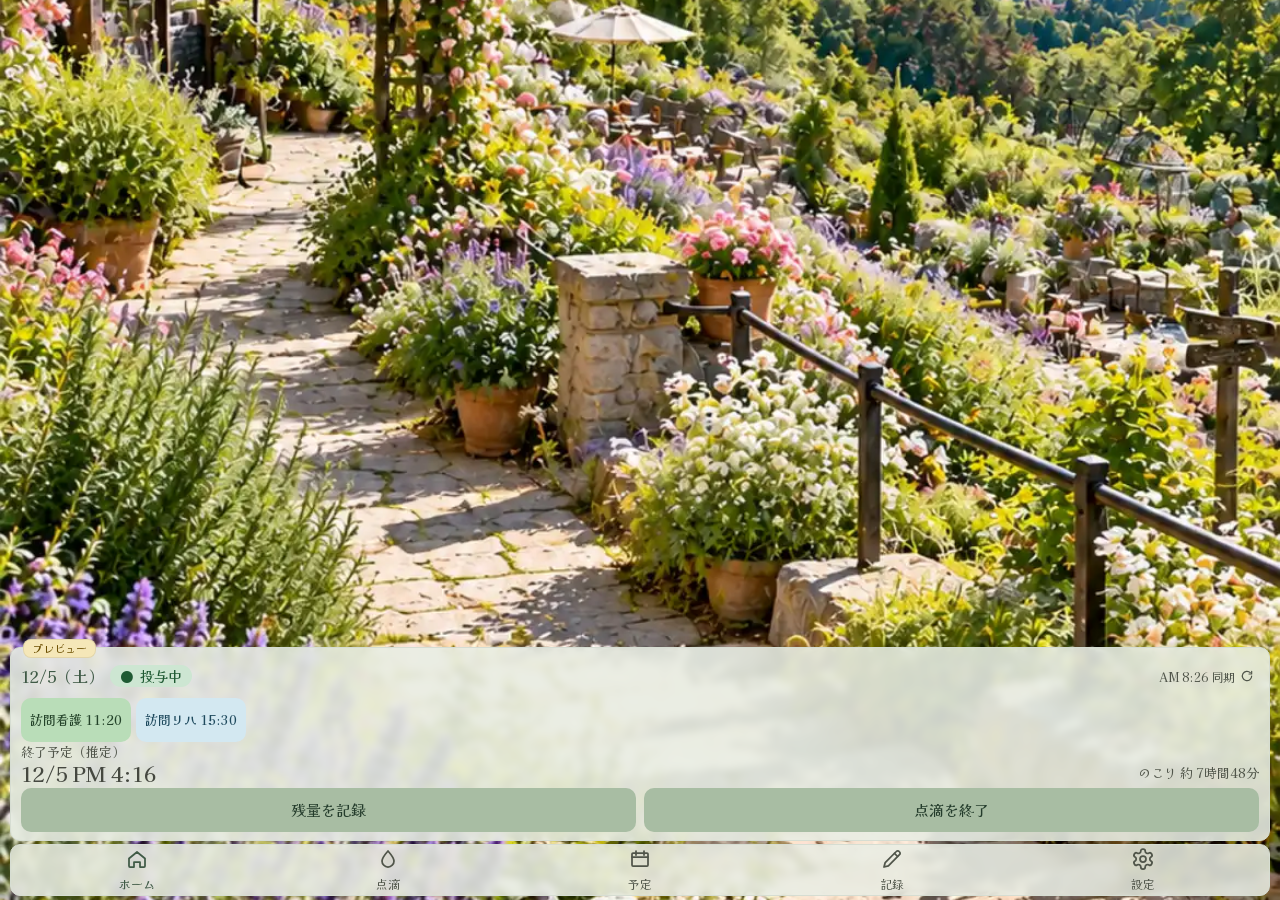
<file: app/index.html>
<!doctype html>
<html lang="ja">
<head>
<meta charset="utf-8">
<meta name="cg-mode" content="preview-only">
<meta name="viewport" content="width=device-width, initial-scale=1, viewport-fit=cover">
<meta name="color-scheme" content="light">
<meta name="theme-color" content="#e9e2f5">
<meta name="apple-mobile-web-app-capable" content="yes">
<meta name="apple-mobile-web-app-title" content="Care Garden">
<title>Care Garden</title>
<link rel="apple-touch-icon" href="icons/apple-touch-icon.png">
<link rel="manifest" href="manifest.webmanifest">
<link rel="stylesheet" href="css/app.css">
</head>
<body data-screen="home">
<div id="app">
  <div id="bg" aria-hidden="true"></div>
  <header id="bar">
    <div id="bar-date" class="bar-date"></div>
    <button id="bar-sync" class="bar-sync" type="button" aria-label="最新の記録を取得する"></button>
    <div id="bar-appts" class="bar-appts" role="list" aria-label="きょうの予定" hidden></div>
  </header>
  <main id="view" tabindex="-1"></main>
  <nav id="tabs" aria-label="画面の切り替え"></nav>
</div>
<div id="overlay" hidden></div>
<script type="module" src="js/main.js"></script>
</body>
</html>
</file>
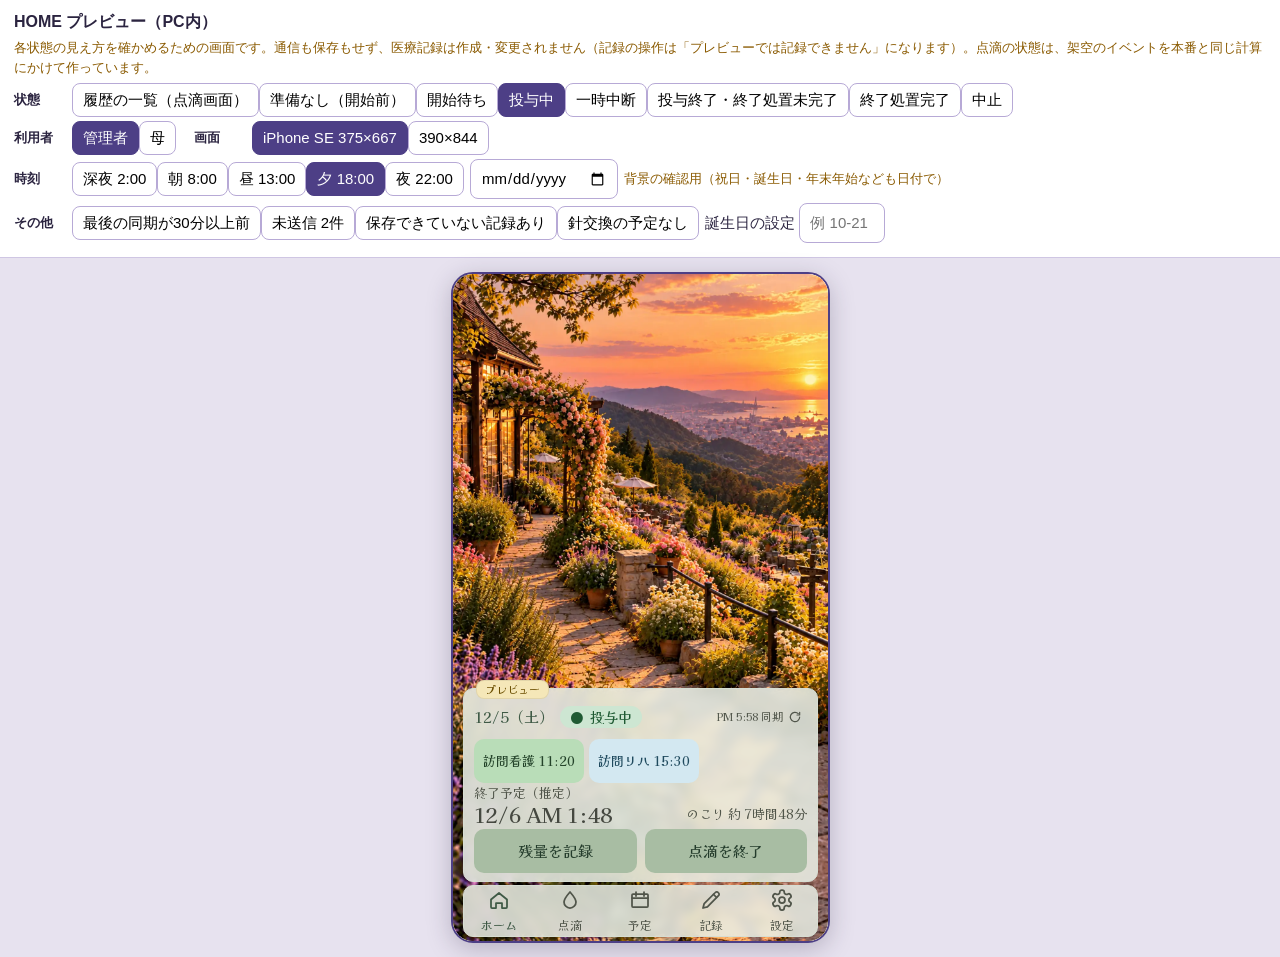
<file: app/preview.html>
<!doctype html>
<html lang="ja">
<head>
<meta charset="utf-8">
<meta name="viewport" content="width=device-width, initial-scale=1">
<title>Care Garden HOME プレビュー（PC内）</title>
<style>
  body { margin: 0; font: 15px/1.5 "Yu Gothic UI", "Meiryo", sans-serif; color: #2b2440; background: #e7e2ef; }
  header { padding: 10px 14px; background: #fff; border-bottom: 1px solid #cfc6e3; }
  h1 { font-size: 16px; margin: 0 0 4px; }
  .note { color: #8a5a00; font-size: 13px; margin: 0 0 6px; }
  .grp { display: flex; flex-wrap: wrap; gap: 6px; align-items: center; margin: 4px 0; }
  .grp > b { font-size: 13px; min-width: 52px; }
  button, select, input { font: inherit; min-height: 34px; border: 1px solid #b7a9d6; border-radius: 8px; background: #fff; padding: 2px 10px; }
  button[aria-pressed="true"] { background: #4d3f86; color: #fff; border-color: #4d3f86; }
  main { display: flex; justify-content: center; padding: 14px; }
  iframe { border: 2px solid #4d3f86; border-radius: 22px; background: #fff; box-shadow: 0 6px 24px rgba(43,36,64,.25); }
</style>
</head>
<body>
<header>
  <h1>HOME プレビュー（PC内）</h1>
  <p class="note">各状態の見え方を確かめるための画面です。通信も保存もせず、医療記録は作成・変更されません（記録の操作は「プレビューでは記録できません」になります）。点滴の状態は、架空のイベントを本番と同じ計算にかけて作っています。</p>
  <div class="grp"><b>状態</b><span id="g-scenario"></span></div>
  <div class="grp"><b>利用者</b><span id="g-role"></span><b style="margin-left:12px">画面</b><span id="g-size"></span></div>
  <div class="grp"><b>時刻</b><span id="g-time"></span><input type="date" id="date"><span class="note" style="margin:0">背景の確認用（祝日・誕生日・年末年始なども日付で）</span></div>
  <div class="grp"><b>その他</b><span id="g-flags"></span><label>誕生日の設定 <input id="birthday" placeholder="例 10-21" size="6"></label></div>
</header>
<main><iframe id="frame" title="HOME"></iframe></main>
<script type="module">
const SC = { history: '履歴の一覧（点滴画面）', none: '準備なし（開始前）', planned: '開始待ち', running: '投与中', paused: '一時中断', ended: '投与終了・終了処置未完了', closed: '終了処置完了', cancelled: '中止' };
const SIZES = { se: [375, 667, 'iPhone SE 375×667'], std: [390, 844, '390×844'] };
const TIMES = { dawn: ['2:00', '深夜 2:00'], morning: ['8:00', '朝 8:00'], noon: ['13:00', '昼 13:00'], evening: ['18:00', '夕 18:00'], night: ['22:00', '夜 22:00'] };
const FLAGS = { stale: '最後の同期が30分以上前', unsent: '未送信 2件', rejected: '保存できていない記録あり', noextras: '針交換の予定なし' };
const st = { scenario: 'running', role: 'admin', size: 'se', time: 'evening', date: '', stale: false, unsent: false, rejected: false, noextras: false, birthday: '' };
const $ = (id) => document.getElementById(id);
const JST = 9 * 3_600_000;

function group(id, map, key, labelOf = (v) => v) {
  const box = $(id); box.textContent = '';
  for (const [k, v] of Object.entries(map)) {
    const b = document.createElement('button'); b.type = 'button'; b.textContent = labelOf(v);
    b.setAttribute('aria-pressed', String(st[key] === k)); b.addEventListener('click', () => { st[key] = k; draw(); }); box.append(b);
  }
}
function flags() {
  const box = $('g-flags'); box.textContent = '';
  for (const [k, label] of Object.entries(FLAGS)) {
    const b = document.createElement('button'); b.type = 'button'; b.textContent = label; b.setAttribute('aria-pressed', String(st[k]));
    b.addEventListener('click', () => { st[k] = !st[k]; draw(); }); box.append(b);
  }
}
function nowMs() {
  const d = st.date || new Date(Date.now() + JST).toISOString().slice(0, 10);
  const [h, m] = TIMES[st.time][0].split(':').map(Number);
  const [y, mo, da] = d.split('-').map(Number);
  return Date.UTC(y, mo - 1, da, h, m) - JST;
}
function draw() {
  group('g-scenario', SC, 'scenario'); group('g-role', { admin: '管理者', mother: '母' }, 'role'); group('g-size', SIZES, 'size', (v) => v[2]); group('g-time', TIMES, 'time', (v) => v[1]); flags();
  const [w, h] = SIZES[st.size];
  const f = $('frame'); f.width = w; f.height = h;
  const p = new URLSearchParams({ preview: st.scenario, role: st.role, now: String(nowMs()) });
  if (st.scenario === 'history') p.set('screen', 'history');
  if (st.stale) p.set('stale', '1'); if (st.unsent) p.set('unsent', '2'); if (st.rejected) p.set('rejected', '1'); if (st.noextras) p.set('extras', '0');
  if (/^\d{1,2}-\d{1,2}$/.test(st.birthday)) p.set('birthday', st.birthday);
  f.src = `index.html?${p}`;
}
$('date').addEventListener('change', (e) => { st.date = e.target.value; draw(); });
$('birthday').addEventListener('change', (e) => { st.birthday = e.target.value.trim(); draw(); });
draw();
</script>
</body>
</html>
</file>
<file: app/css/app.css>
/* Care Garden — 画面の基盤とテーマ（docs/ui-design-spec.md）。固定ライトテーマ（Body Garden と同じ方針）。
   画面ごとのテーマは body[data-screen] の変数で切り替える。赤は医療上の重要な警告・保存できていない記録・入力エラーだけに使う。 */

@font-face { font-family: "Kaisei Decol"; src: url("../fonts/KaiseiDecol-400.woff2") format("woff2"); font-weight: 400; font-display: swap; }
@font-face { font-family: "Kaisei Decol"; src: url("../fonts/KaiseiDecol-500.woff2") format("woff2"); font-weight: 500; font-display: swap; }

:root {
  color-scheme: light;
  --font: "Kaisei Decol", "游明朝体", "Yu Mincho", "Hiragino Mincho ProN", "Noto Serif JP", serif;
  --danger: #A12B3B;     /* 医療上の重要な警告・保存できていない記録・入力エラー */
  --amber: #8A5A00;      /* 未送信・同期できない・注意（赤にしない） */
  --radius: 12px;
  --safe-t: env(safe-area-inset-top, 0px);
  --safe-b: env(safe-area-inset-bottom, 0px);
  /* 既定＝設定（パールグレー＋ライトグリーン）。登録画面もこれ */
  /* 設定：パールグレー＋ライトグリーン（主要操作 #B9DDB8／文字 #304C36／補助 #687487） */
  --bg: #F5F6F7; --zone: #EEF0F2; --card: #EEF0F2; --main: #B9DDB8; --main-ink: #304C36; --deep: #687487; --soft: #E3E6EA;
  --ink: #2F3A40; --ink-soft: #5A6470; --line: #DDE0E4;
}
/* 点滴：ミストブルー＋バターイエロー（主要操作 #F2D77E／文字 #514624／補助 #4B91AD） */
body[data-screen="infusion"] { --bg: #F4F8F9; --zone: #E8F3F7; --card: #E8F3F7; --main: #F2D77E; --main-ink: #514624; --deep: #2F7390; --soft: #DCEBF1; --line: #D3E3EA; }
/* 記録：ソフトセージ＋ブロッサムピンク（主要操作 #EBA6BF／文字 #513044／補助 #648574） */
body[data-screen="records"] { --bg: #F7F9F6; --zone: #EDF3ED; --card: #EDF3ED; --main: #EBA6BF; --main-ink: #513044; --deep: #4A7060; --soft: #E1EBE3; --line: #DAE4DB; }
/* HOME：庭園＋フォグセージ */
body[data-screen="home"] { --zone: #E9EEE5; --card: #E9EEE5; --main: #A8BDA3; --main-ink: #243C2C; --deep: #3F5A46; --soft: #DCE5D8; --ink: #454840; --ink-soft: #50554A; --line: #D6DDD2; --bg: #E9EEE5; }

* { box-sizing: border-box; }
html, body { margin: 0; height: 100%; }
body {
  font-family: var(--font); font-weight: 400; font-size: 17px; line-height: 1.6; color: var(--ink);
  background: var(--bg); -webkit-text-size-adjust: 100%; overscroll-behavior: none;
}
button, input, select, textarea { font: inherit; color: inherit; }
h1, h2, h3 { font-family: var(--font); font-weight: 500; margin: 0; color: var(--deep); }
.num { font-variant-numeric: tabular-nums; }

#app { position: fixed; inset: 0; display: flex; flex-direction: column; overflow: hidden; }

/* 背景：HOME だけ全画面に表示。画像が無い・読めない場合は無地のまま */
#bg { position: absolute; inset: 0; background: var(--bg) center / cover no-repeat; z-index: 0; display: none; }
body[data-screen="home"] #bg { display: block; }
#bar, #view, #tabs { position: relative; z-index: 1; }

/* ---- ヘッダー・タブ ---- */
#bar { display: flex; align-items: center; justify-content: space-between; gap: 8px; min-height: calc(48px + var(--safe-t)); padding: var(--safe-t) 10px 0 16px; background: var(--bg); border-bottom: 1px solid var(--line); }
.bar-date { font-size: 17px; font-weight: 500; color: var(--deep); white-space: nowrap; }
.bar-sync { border: 0; background: transparent; min-height: 44px; padding: 0 8px; border-radius: 10px; font-size: 14px; text-align: right; line-height: 1.3; color: var(--ink-soft); display: inline-flex; align-items: center; gap: 4px; }
.bar-sync.warn { color: var(--amber); font-weight: 500; }
.bar-sync.alert { color: var(--danger); font-weight: 500; }
.bar-sync.busy { opacity: .6; }

#view { flex: 1 1 auto; min-height: 0; outline: none; }
body:not([data-screen="home"]) #view { overflow-y: auto; -webkit-overflow-scrolling: touch; padding: 12px 14px 20px; background: var(--bg); }

#tabs { display: flex; background: var(--bg); min-height: calc(56px + var(--safe-b)); padding-bottom: var(--safe-b); border-top: 1px solid var(--line); }
#tabs button { flex: 1; border: 0; background: transparent; min-height: 56px; font-size: 12px; color: var(--ink-soft); display: flex; flex-direction: column; align-items: center; justify-content: center; gap: 3px; }
#tabs button[aria-current="page"] { color: var(--deep); font-weight: 500; }
.ic { width: 24px; height: 24px; fill: none; stroke: currentColor; stroke-width: 1.75; stroke-linecap: round; stroke-linejoin: round; flex: none; }
.ic.sm { width: 16px; height: 16px; }

/* HOME：ヘッダー・タブも庭の上に浮かぶガラス風パネル（影・ぼかしは控えめ） */
body[data-screen="home"] #bar { margin: calc(var(--safe-t) + 4px) 10px 0; padding: 0 4px 0 14px; min-height: 44px; border: 1px solid var(--line); border-radius: var(--radius); }
body[data-screen="home"] #bar, body[data-screen="home"] #tabs { background: rgba(233, 238, 229, .86); -webkit-backdrop-filter: blur(4px); backdrop-filter: blur(4px); }
body[data-screen="home"] #tabs { margin: 0 10px calc(var(--safe-b) + 4px); border: 1px solid var(--line); border-radius: var(--radius); padding-bottom: 0; min-height: 52px; }
body[data-screen="home"] #tabs button { min-height: 52px; }
body[data-screen="home"] #view { display: flex; flex-direction: column; justify-content: flex-end; padding: 0 10px 3px; gap: 4px; }
@supports not ((backdrop-filter: blur(1px)) or (-webkit-backdrop-filter: blur(1px))) { body[data-screen="home"] #bar, body[data-screen="home"] #tabs, body[data-screen="home"] .panel { background: rgba(233, 238, 229, .95); } }

/* ---- パネル（カード） ---- */
.panel { background: var(--zone); border: 0; border-radius: var(--radius); padding: 14px 16px; }
body[data-screen="home"] .panel { background: rgba(233, 238, 229, .88); border: 1px solid var(--line); -webkit-backdrop-filter: blur(4px); backdrop-filter: blur(4px); }
.panel + .panel { margin-top: 10px; }

/* ---- ボタン：主要＝テーマ色のベタ塗り、補助＝淡色、弱い操作＝文字リンク。タップ領域 44px 以上 ---- */
.btn { display: flex; width: 100%; align-items: center; justify-content: center; text-align: center; min-height: 50px; padding: 8px 16px; border-radius: var(--radius); border: 0; background: var(--main); color: var(--main-ink); font-size: 18px; font-weight: 500; cursor: pointer; }
.btn.secondary, .btn.soft { background: var(--soft); color: var(--deep); font-size: 16px; }
.btn.danger { background: var(--danger); color: #fff; }
.btn:disabled { opacity: .45; cursor: default; }
.btn + .btn, .btn + .row, .row + .btn { margin-top: 12px; }
.btn.small { min-height: 44px; font-size: 16px; width: auto; display: inline-flex; padding: 4px 16px; }
.row { display: flex; gap: 12px; }
.row > * { flex: 1; min-width: 0; }
.link { background: none; border: 0; color: var(--deep); text-decoration: underline; text-underline-offset: 3px; font-size: 16px; padding: 8px 4px; min-height: 44px; cursor: pointer; }
.link-back { display: inline-flex; align-items: center; gap: 4px; text-decoration: none; font-size: 16px; min-height: 44px; padding: 0 6px 0 0; color: var(--deep); background: none; border: 0; cursor: pointer; }
.toolbar { display: flex; gap: 4px 16px; align-items: center; flex-wrap: wrap; margin: -4px 0 4px; }
.toolbar .link { text-decoration: none; padding: 0; }

/* ---- 状態（色＋文字＋記号）。赤は使わない ---- */
.state { display: inline-flex; align-items: center; gap: 6px; font-size: 16px; font-weight: 500; padding: 1px 10px; border-radius: 999px; background: #E4E7E1; color: #454840; border: 0; }
.st-idle { background: #E4E7E1; color: #454840; }
.st-run { background: #D7EBDB; color: #1F5A33; }
.st-pause { background: #F5E7B8; color: #6B4E00; }
.st-warn { background: #D03B7B; color: #fff; }   /* 投与終了・処置待ち：ピンク（白文字 4.57:1。希望の #D85B91 は 3.6:1 のため同じ色相で調整） */
.st-done { background: #DBE7F2; color: #25507A; }
.st-cancel { background: #EADFDD; color: #5E4440; }

.big { font-size: 30px; line-height: 1.25; font-weight: 500; color: var(--ink); font-variant-numeric: tabular-nums; }
.kv { display: flex; flex-wrap: wrap; justify-content: space-between; align-items: baseline; gap: 0 10px; padding: 3px 0; }
.kv .k { color: var(--ink-soft); font-size: 15px; white-space: nowrap; }
.kv .big, .kv .num { white-space: nowrap; margin-left: auto; }
.muted { color: var(--ink-soft); font-size: 15px; }
.note { font-size: 15px; color: var(--amber); }
.err { color: var(--danger); font-size: 16px; font-weight: 500; }

/* ---- 入力 ---- */
.field { margin: 12px 0; }
.field label, .field .lbl { display: block; font-size: 15px; color: var(--ink-soft); margin-bottom: 4px; }
.field input, .field select, .field textarea { width: 100%; min-height: 46px; padding: 8px 12px; border: 1px solid var(--line); border-radius: 10px; background: #fff; font-size: 17px; }
.field input:focus, .field select:focus, .field textarea:focus { outline: 2px solid var(--deep); border-color: var(--deep); }
.field .hint { font-size: 14px; color: var(--ink-soft); margin-top: 2px; }
.field .bad { color: var(--danger); font-size: 15px; font-weight: 500; margin-top: 2px; }
.seg { display: flex; flex-wrap: wrap; gap: 8px; }
.seg button { min-height: 44px; min-width: 56px; padding: 4px 14px; border: 0; border-radius: 999px; background: var(--soft); color: var(--deep); font-size: 16px; }
.seg button[aria-pressed="true"] { background: var(--main); color: var(--main-ink); font-weight: 500; }
.seg button { background: var(--zone); }

/* ---- 一覧 ---- */
.list { list-style: none; margin: 0; padding: 0; }
.list li { padding: 12px 0; border-bottom: 1px solid var(--line); }
.list li:last-child { border-bottom: 0; }
.tag { display: inline-block; font-size: 13px; padding: 0 8px; border-radius: 8px; background: var(--soft); color: var(--deep); margin-left: 6px; }
.tag.pending { background: #F5E7B8; color: #6B4E00; }

/* ---- 確認画面・メッセージ ---- */
#overlay { position: fixed; inset: 0; z-index: 50; background: rgba(40, 48, 44, .45); display: flex; align-items: flex-end; justify-content: center; }
#overlay[hidden] { display: none; }
.sheet { width: 100%; max-width: 520px; max-height: 92dvh; overflow-y: auto; background: var(--bg); border-radius: 20px 20px 0 0; padding: 18px 18px calc(18px + var(--safe-b)); }
body[data-screen="home"] .sheet { background: #F3F6F0; }
.sheet h2 { font-size: 20px; margin-bottom: 8px; }
.sheet p { margin: 8px 0; }
.sheet .btn { margin-top: 12px; }
.toast { position: fixed; left: 12px; right: 12px; bottom: calc(72px + var(--safe-b)); z-index: 60; background: #3A403A; color: #fff; border-radius: 12px; padding: 12px 16px; font-size: 16px; text-align: center; }
.sr-only { position: absolute; width: 1px; height: 1px; overflow: hidden; clip: rect(0 0 0 0); white-space: nowrap; }
:focus-visible { outline: 2px solid var(--deep); outline-offset: 2px; }

/* ---- HOME ---- */
body[data-screen="home"] .panel.hm-panel { padding: 6px 12px 10px; font-size: 14px; line-height: 1.45; }
.hm-head { display: flex; align-items: center; justify-content: space-between; gap: 8px; width: 100%; min-height: 44px; padding: 0; text-align: left; text-decoration: none; background: none; border: 0; cursor: pointer; }
.hm-head .state { white-space: nowrap; font-size: 15px; padding: 1px 10px; }
.hm-sub { font-size: 13px; color: var(--ink-soft); margin: 0; white-space: nowrap; }
.hm-end .k, .hm-row .k { display: block; font-size: 13px; color: var(--ink-soft); line-height: 1.2; white-space: nowrap; }
.hm-end .hm-val, .hm-row .hm-val { display: block; font-size: 21px; font-weight: 500; line-height: 1.25; font-variant-numeric: tabular-nums; white-space: nowrap; }
.hm-row { display: flex; align-items: baseline; justify-content: space-between; gap: 8px; padding: 1px 0; }
.hm-row .hm-val { text-align: right; }
.hm-note { margin: 0 0 2px; font-size: 14px; line-height: 1.4; }
.hm-guide { display: flex; flex-wrap: wrap; align-items: center; gap: 0 10px; margin-top: 4px; padding-top: 2px; border-top: 1px solid var(--line); font-size: 13px; line-height: 1.4; color: var(--ink); }
.hm-guide > div { min-height: 28px; display: flex; align-items: center; }
.hm-alert { display: inline-flex; align-items: center; min-height: 44px; font-size: 13px; padding: 0; color: var(--deep); font-weight: 500; text-decoration: none; background: none; border: 0; cursor: pointer; }
.hm-actions { display: grid; grid-template-columns: 1fr 1fr; gap: 8px; margin-top: 4px; }
body[data-screen="home"] .hm-actions .btn { min-height: 44px; font-size: 15px; font-weight: 500; padding: 4px 6px; margin: 0; }
body[data-screen="home"] .btn.btn-sage { background: #A8BDA3; color: #243C2C; }
body[data-screen="home"] .btn.btn-plum { background: #5F4F8A; color: #fff; }
.is-preview .bar-date::after { content: "プレビュー"; font-size: 11px; margin-left: 6px; padding: 0 6px; border-radius: 8px; background: #F5E7B8; color: #6B4E00; vertical-align: 2px; }

/* ---- 点滴 ---- */
.inf-card { padding: 12px 16px 10px; }
.inf-top { display: flex; align-items: center; justify-content: space-between; gap: 8px; }
.inf-end { margin-top: 10px; }
.inf-end .k { font-size: 14px; color: var(--ink-soft); }
.inf-end .v { font-size: 34px; line-height: 1.15; font-weight: 500; color: var(--ink); font-variant-numeric: tabular-nums; letter-spacing: .01em; }
.inf-flow { margin-top: 8px; display: flex; align-items: baseline; justify-content: space-between; }
.inf-flow .v { font-size: 22px; font-weight: 500; font-variant-numeric: tabular-nums; }
.inf-small { margin-top: 6px; font-size: 14px; color: var(--ink-soft); line-height: 1.5; }
.inf-small div + div { margin-top: 2px; }
.inf-detail { margin-top: 6px; }
.inf-detail > summary { cursor: pointer; min-height: 44px; display: flex; align-items: center; color: var(--deep); font-size: 15px; list-style: none; }
.inf-detail > summary::-webkit-details-marker { display: none; }
.inf-detail > summary::after { content: "＋"; margin-left: 6px; }
.inf-detail[open] > summary::after { content: "－"; }
.inf-actions { margin-top: 12px; }

/* ---- 点滴の履歴：1回1行のアコーディオン ---- */
.hist { padding: 8px 4px 10px; background: transparent; }
.hrow { display: grid; grid-template-columns: 14px 76px 40px 62px 38px minmax(0, 1fr); gap: 0 3px; align-items: baseline; width: 100%; }
.hrow > * { min-width: 0; white-space: nowrap; }
.hrow .r { text-align: right; }
.hhead { font-size: 12px; color: var(--ink-soft); padding: 0 6px 2px; border-bottom: 1px solid var(--line); }
.hmonth { color: var(--ink-soft); font-size: 14px; padding: 8px 6px 2px; }
.hitem { border-bottom: 1px solid var(--line); }
.hline { background: transparent; border: 0; text-align: left; padding: 0 6px; min-height: 48px; font-size: 14px; cursor: pointer; border-radius: 10px; align-items: center; }
.hline[aria-expanded="true"] { background: var(--soft); }
.hline .num { font-size: 14px; }
.hline small { font-size: 11px; margin: 0 2px; font-weight: 400; }
.hmark { font-size: 13px; }
.hdate { font-size: 13px; letter-spacing: -0.02em; }
.hpend { font-size: 13px; font-weight: 500; }
.hbody { padding: 2px 8px 10px 8px; font-size: 15px; }
.hbody[hidden] { display: none; }
.hbody .kv { padding: 1px 0; }
.hbody .kv .k { font-size: 14px; }
.acc-sec { border-top: 1px dashed var(--line); margin-top: 6px; }
.inf-actions .row .btn { font-size: 15px; padding: 8px 6px; min-height: 48px; }
.st-run { background: #CDE6D2; }

/* ==== HOME のパネルを必要最小限に（角丸・余白・枠線を小さく） ==== */
body[data-screen="home"] { --radius: 10px; }
body[data-screen="home"] #bar { margin: calc(var(--safe-t) + 4px) 10px 0; min-height: 42px; border-radius: 10px; }
body[data-screen="home"] #tabs { min-height: 50px; border-radius: 10px; margin-bottom: calc(var(--safe-b) + 4px); }
body[data-screen="home"] #tabs button { min-height: 50px; }
body[data-screen="home"] .panel.hm-panel { padding: 4px 10px 8px; border-radius: 10px; }
.hm-head { min-height: 44px; }
.hm-guide { margin-top: 2px; padding-top: 0; }
.hm-actions { margin-top: 2px; gap: 8px; }
body[data-screen="home"] .hm-actions .btn { min-height: 44px; border-radius: 10px; }

/* ==== フォーム：関連する項目を2列に（幅が足りない画面では1列に戻す） ==== */
.fgroup { margin: 14px 0 4px; }
.fgroup > h3 { font-size: 15px; color: var(--deep); font-weight: 500; margin: 0 0 2px; padding-bottom: 2px; border-bottom: 1px solid var(--line); }
.grid2 { display: grid; grid-template-columns: 1fr 1fr; gap: 0 10px; }
.grid2 > .field { min-width: 0; }
@media (max-width: 340px) { .grid2 { grid-template-columns: 1fr; } }
.grid2 .field input, .grid2 .field select { padding: 8px 8px; }

.hchg { color: var(--deep); font-size: 11px; margin-left: 1px; }
.row > .btn + .btn { margin-top: 0; }
/* 履歴の記号・状態文字は塗らず、色だけ（バッジ用の地色を使わない） */
.hmark, .hpend { background: transparent; padding: 0; border-radius: 0; }
.hmark.st-idle, .hpend.st-idle { color: #454840; } .hmark.st-run, .hpend.st-run { color: #1F5A33; } .hmark.st-pause, .hpend.st-pause { color: #6B4E00; }
.hmark.st-warn, .hpend.st-warn { color: #C23073; } .hmark.st-done, .hpend.st-done { color: #25507A; } .hmark.st-cancel, .hpend.st-cancel { color: #5E4440; }

.hm-actions.one { grid-template-columns: 1fr; }
body[data-screen="home"] .btn.btn-sage { background: #A8BDA3; color: #243C2C; }

/* ---- 予定 ---- */
.kchip { display: inline-block; font-size: 13px; font-weight: 500; padding: 1px 10px; border-radius: 999px; white-space: nowrap; }
.srow { display: flex; align-items: center; gap: 8px; width: 100%; min-height: 48px; padding: 0 6px; background: transparent; border: 0; border-bottom: 1px solid var(--line); text-align: left; font-size: 15px; cursor: pointer; flex-wrap: wrap; }
.stime { font-size: 16px; min-width: 44px; }
.sname { flex: 1; min-width: 0; overflow: hidden; text-overflow: ellipsis; white-space: nowrap; color: var(--ink-soft); font-size: 14px; }
.sdone { color: #1F5A33; }
.srow-tags { display: flex; flex-wrap: wrap; gap: 4px; margin-top: 4px; }
.srow-tags .tag { margin-left: 0; }
.telbtn { text-decoration: none; margin-top: 8px; justify-content: flex-start; gap: 6px; font-size: 18px; }
.qrow { display: flex; align-items: flex-start; gap: 10px; padding: 8px 0; min-height: 44px; border-bottom: 1px solid var(--line); }
.qbox { width: 24px; height: 24px; margin-top: 2px; flex: none; accent-color: var(--deep); }
.qtext { flex: 1; min-width: 0; }
.note-item { padding: 6px 0 8px; border-bottom: 1px solid var(--line); }
.note-item .k { color: var(--ink-soft); font-size: 13px; }
/* HOME：当日の予定ボタン（種類別の色の小さなボタン。予定のない日は出さない） */
.hm-appts { display: flex; flex-wrap: wrap; gap: 6px; margin: 2px 0 4px; }
.hm-appt { min-height: 44px; padding: 0 12px; border: 0; border-radius: 10px; font-size: 14px; font-weight: 500; cursor: pointer; white-space: nowrap; }

/* ---- 記録の時系列 ---- */
.trow { display: flex; align-items: flex-start; gap: 10px; padding: 8px 6px; border-bottom: 1px solid var(--line); }
.ttime { font-size: 14px; min-width: 42px; color: var(--ink-soft); padding-top: 1px; }
.tmain { flex: 1; min-width: 0; display: flex; flex-direction: column; }
.tlabel { font-size: 15px; }
.tdetail { font-size: 13px; color: var(--ink-soft); overflow: hidden; text-overflow: ellipsis; white-space: nowrap; }
.trow { cursor: pointer; }
.trow.open .tdetail { white-space: normal; overflow-wrap: anywhere; }
.twho { font-size: 12px; color: var(--ink-soft); text-align: right; white-space: nowrap; }
.twho .tag { display: block; margin: 2px 0 0; }

/* ---- HOME のヘッダー：日付の横に当日の予定ボタン（収まらなければ次の行へ） ---- */
#bar { flex-wrap: wrap; }
.bar-appts { flex: 1 1 100%; display: flex; flex-wrap: wrap; gap: 4px 6px; padding: 0 10px 6px 0; }
.bar-appts[hidden] { display: none; }
.bar-appts .hm-appt { min-height: 44px; padding: 0 12px; border: 0; border-radius: 10px; font-size: 14px; font-weight: 500; cursor: pointer; white-space: nowrap; }
body[data-screen="home"] .bar-date { flex: 0 1 auto; }
body[data-screen="home"] .bar-sync { margin-left: auto; }
.hm-appts { display: none; }

.donerow { padding: 6px 0; border-bottom: 1px solid var(--line); }
.donerow .sdone { font-weight: 500; }

/* ---- 点滴の準備：コンパクトに ---- */
.prep { padding: 10px 14px 12px; }
.prep-head { display: flex; align-items: baseline; justify-content: space-between; gap: 8px; margin-bottom: 2px; }
.prep-head span { font-size: 14px; color: var(--ink-soft); }
.prep-edit > summary { min-height: 32px; font-size: 14px; }
.prep .field { margin: 8px 0; }
.prep .field label { font-size: 14px; margin-bottom: 2px; }
.prep .field input, .prep .field select { min-height: 44px; }
.prep .btn { margin-top: 8px; }

.is-mock .bar-date::after { content: "試験環境"; font-size: 11px; margin-left: 6px; padding: 0 6px; border-radius: 8px; background: #DCEBDD; color: #1F5A33; vertical-align: 2px; }
/* ヘッダーを高くしない：試験・プレビューの印は小さく、予定ボタンの行は詰める */
.is-preview .bar-date::after, .is-mock .bar-date::after { font-size: 10px; padding: 0 4px; margin-left: 4px; }
.bar-appts { padding-bottom: 4px; }
body[data-screen="home"] #bar { align-content: flex-start; }

#view select[aria-label^="到着希望"] { min-height: 40px; font-size: 15px; max-width: 170px; border-radius: 8px; padding: 0 6px; }
#view input[type=time][aria-label="到着希望の時刻"] { min-height: 40px; font-size: 15px; width: 100px; border-radius: 8px; border: 1px solid var(--line); padding: 0 6px; }
#view input[aria-label="移動時間（分）"] { min-height: 40px; font-size: 15px; border-radius: 8px; border: 1px solid var(--line); padding: 0 8px; }

/* ---- 体調：4段階と症状のボタン、1行の一覧 ---- */
.cgrid { display: grid; grid-template-columns: 1fr 1fr; gap: 8px; margin-top: 6px; }
.cbtn { min-height: 56px; border: 0; border-radius: 12px; background: var(--soft); color: var(--ink); font-size: 18px; display: flex; align-items: center; justify-content: center; gap: 6px; cursor: pointer; }
.cbtn[aria-pressed="true"] { background: var(--main); color: var(--main-ink); font-weight: 500; box-shadow: inset 0 0 0 2px var(--deep); }
.cemoji { font-size: 22px; line-height: 1; }
.sgrid { display: flex; flex-wrap: wrap; gap: 8px; margin-top: 6px; }
.sbtn { min-height: 44px; padding: 0 14px; border: 0; border-radius: 999px; background: var(--soft); color: var(--deep); font-size: 16px; cursor: pointer; }
.sbtn[aria-pressed="true"] { background: var(--deep); color: #fff; }
.hrow-health { display: flex; align-items: center; gap: 10px; width: 100%; min-height: 48px; text-align: left; }
.hrow-health .htime { font-size: 14px; min-width: 42px; color: var(--ink-soft); }
.hrow-health .hcond { flex: 1; min-width: 0; font-size: 16px; overflow: hidden; text-overflow: ellipsis; white-space: nowrap; }
.hrow-health .hmemo { color: var(--ink-soft); }

/* ==== HOME ヘッダーをさらにコンパクトに（見た目は小さく、タップ領域は 44px 以上を保つ） ==== */
body[data-screen="home"] #bar { padding: 2px 8px 0 14px; min-height: 0; align-content: flex-start; row-gap: 0; }
body[data-screen="home"] .bar-date { line-height: 34px; font-size: 16px; }
body[data-screen="home"] .bar-sync { min-height: 34px; height: 34px; padding: 0 6px; position: relative; font-size: 13px; }
body[data-screen="home"] .bar-sync::after { content: ""; position: absolute; inset: -9px -4px -7px; }   /* 見た目は 34px、タップ領域は 44px */
body[data-screen="home"] .bar-appts { padding: 2px 0 6px; gap: 6px; }
body[data-screen="home"] .bar-appts .hm-appt { min-height: 32px; height: 32px; padding: 0 12px; font-size: 14px; position: relative; overflow: visible; }
body[data-screen="home"] .bar-appts .hm-appt::after { content: ""; position: absolute; inset: -6px -3px; }   /* 見た目は 32px、タップ領域は 44px */

/* ---- 月次の体調サマリー ---- */
.msum { margin: 10px 0 0; background: var(--zone); border-radius: var(--radius); padding: 0 14px; }
.msum-line { display: flex; align-items: center; min-height: 48px; font-size: 15px; cursor: pointer; list-style: none; padding: 8px 0; }
div.msum .msum-line { cursor: default; }
details.msum > summary::-webkit-details-marker { display: none; }
details.msum > summary::after { content: "＋"; margin-left: auto; padding-left: 8px; color: var(--deep); }
details.msum[open] > summary::after { content: "－"; }
.msum-body { padding: 0 0 10px; }

.msum-line { font-size: 14px; }
body[data-screen="home"] .bar-appts { pointer-events: none; }
body[data-screen="home"] .bar-appts .hm-appt { pointer-events: auto; }
body[data-screen="home"] .bar-date { line-height: 36px; }
body[data-screen="home"] .bar-sync { min-height: 36px; height: 36px; }

/* ---- 説明の優先度：.fine＝繰り返しの一般説明（読めるが目立たない。11px以上＝可読性の下限）、終了処置の DONE ---- */
.fine { font-size: 11px; line-height: 1.45; color: var(--ink-soft); margin: 4px 0 0; opacity: .92; }
.btn-done { min-height: 72px; font-size: 24px; letter-spacing: .08em; background: var(--deep); color: #fff; }

/* 「？」で開く説明（D） */
.why { display: inline-block; margin-left: 4px; vertical-align: middle; }
.why > summary { font-size: 0; list-style: none; cursor: pointer; width: 44px; height: 44px; display: inline-flex; align-items: center; justify-content: center; color: var(--deep); }
.why > summary::-webkit-details-marker { display: none; }
.why > summary::before { content: "？"; display: inline-flex; width: 24px; height: 24px; align-items: center; justify-content: center; border-radius: 50%; border: 1px solid currentColor; font-size: 13px; }
.why[open] { display: block; margin: 0; }
.why[open] > summary { display: inline-flex; }
.why-body { font-size: 14px; color: var(--ink-soft); padding: 2px 0 6px; line-height: 1.5; }

/* FORGET（実施したか不明）：完了でも警告でもない、落ち着いた色 */
.state.st-unknown { background: #E6E3EE; color: #433C5C; }
.cl-two { display: grid; grid-template-columns: 1fr 1fr; gap: 10px; }
.btn-forget { min-height: 72px; font-size: 20px; letter-spacing: .04em; background: #E6E3EE; color: #433C5C; }

/* 電話番号の操作（コピー・電話する） */
.phone-actions { display: flex; flex-wrap: wrap; align-items: center; gap: 8px; margin-top: 6px; }
.phone-num { font-size: 18px; letter-spacing: .02em; margin-right: 4px; }
.phone-btn { min-height: 44px; padding: 0 16px; width: auto; text-decoration: none; display: inline-flex; align-items: center; gap: 6px; font-size: 16px; }
.phone-actions.compact .phone-num { font-size: 16px; }
/* 流量の候補：希望時刻に最も近い候補を目立たせる */
.cand-best { box-shadow: inset 0 0 0 2px var(--deep); }

/* ---- HOME：上部ヘッダーを廃止し、日付・予定・同期を下部の情報パネルへ統合（庭園を上から下まで広く） ---- */
body[data-screen="home"] #bar { display: none; }
body[data-screen="home"] #view { padding: 0 10px 3px; }
body[data-screen="home"] .panel.hm-panel { padding: 6px 10px 8px; }
.hm-top { display: flex; align-items: center; gap: 6px; min-height: 44px; }
.hm-date { font-size: 16px; font-weight: 500; color: var(--deep); white-space: nowrap; }
.hm-top .hm-head { width: auto; min-height: 44px; flex: 0 1 auto; justify-content: flex-start; }
.hm-top .hm-head .state { font-size: 14px; }
.hm-mode { font-size: 10px; padding: 0 6px; border-radius: 8px; background: #F5E7B8; color: #6B4E00; line-height: 16px; white-space: nowrap; }
.is-mock .hm-mode { background: #DCEBDD; color: #1F5A33; }
.hm-sync { margin-left: auto; border: 0; background: transparent; min-height: 44px; padding: 0 4px; font-size: 12px; line-height: 1.25; color: var(--ink-soft); text-align: right; display: inline-flex; align-items: center; gap: 4px; cursor: pointer; border-radius: 8px; }
.hm-sync.warn { color: var(--amber); font-weight: 500; }
.hm-sync.alert { color: var(--danger); font-weight: 500; }
.hm-sync.busy { opacity: .6; }
.hm-appts { display: flex !important; flex-wrap: wrap; gap: 6px; margin: 0 0 2px; }
.hm-appt { min-height: 44px; }
.hm-appt.hm-more { background: #E4E7E1; color: #454840; }
.hm-end { display: grid; grid-template-columns: 1fr auto; column-gap: 8px; align-items: end; }
.hm-end .k { grid-column: 1 / -1; }
.hm-end .hm-sub { text-align: right; padding-bottom: 3px; }
.btn.btn-forget-home { background: #E6E3EE; color: #433C5C; }
.btn.btn-quiet { background: #DCE5D8; color: #3F5A46; }
@media (max-width: 380px) { .hm-sync { font-size: 11px; } .hm-date { font-size: 15px; } }
/* HOME 情報パネル：1段目を1行に収める（試用版の表示はパネルの上端に小さく出す） */
body[data-screen="home"] .panel.hm-panel { position: relative; }
.hm-mode { position: absolute; top: -9px; left: 12px; font-size: 11px; line-height: 17px; padding: 0 8px; border: 1px solid rgba(0,0,0,.08); }
.hm-sync { white-space: nowrap; }
.hm-top { flex-wrap: nowrap; }
.hm-top .hm-head { flex: 0 0 auto; }
.hm-appts { gap: 5px; }
.hm-appts .hm-appt { padding: 0 9px; font-size: 13px; flex: 0 0 auto; }
</file>
